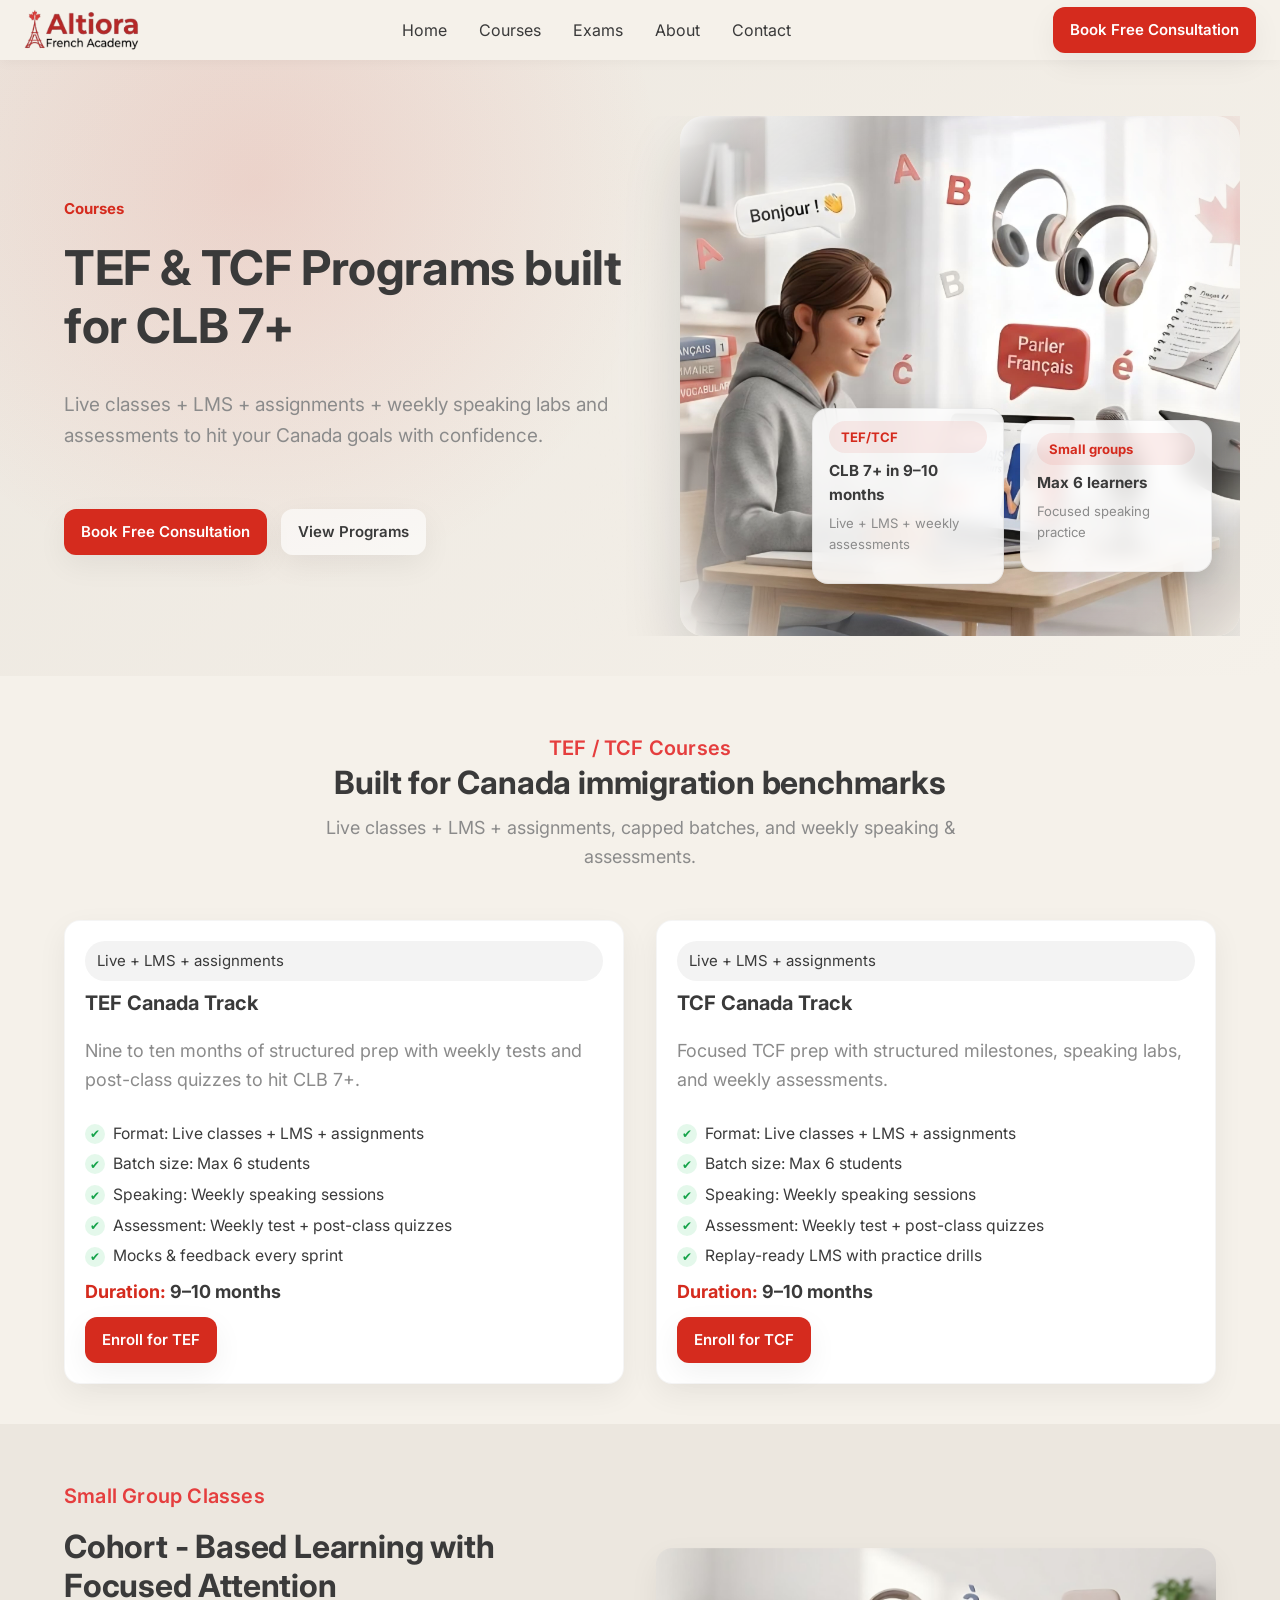
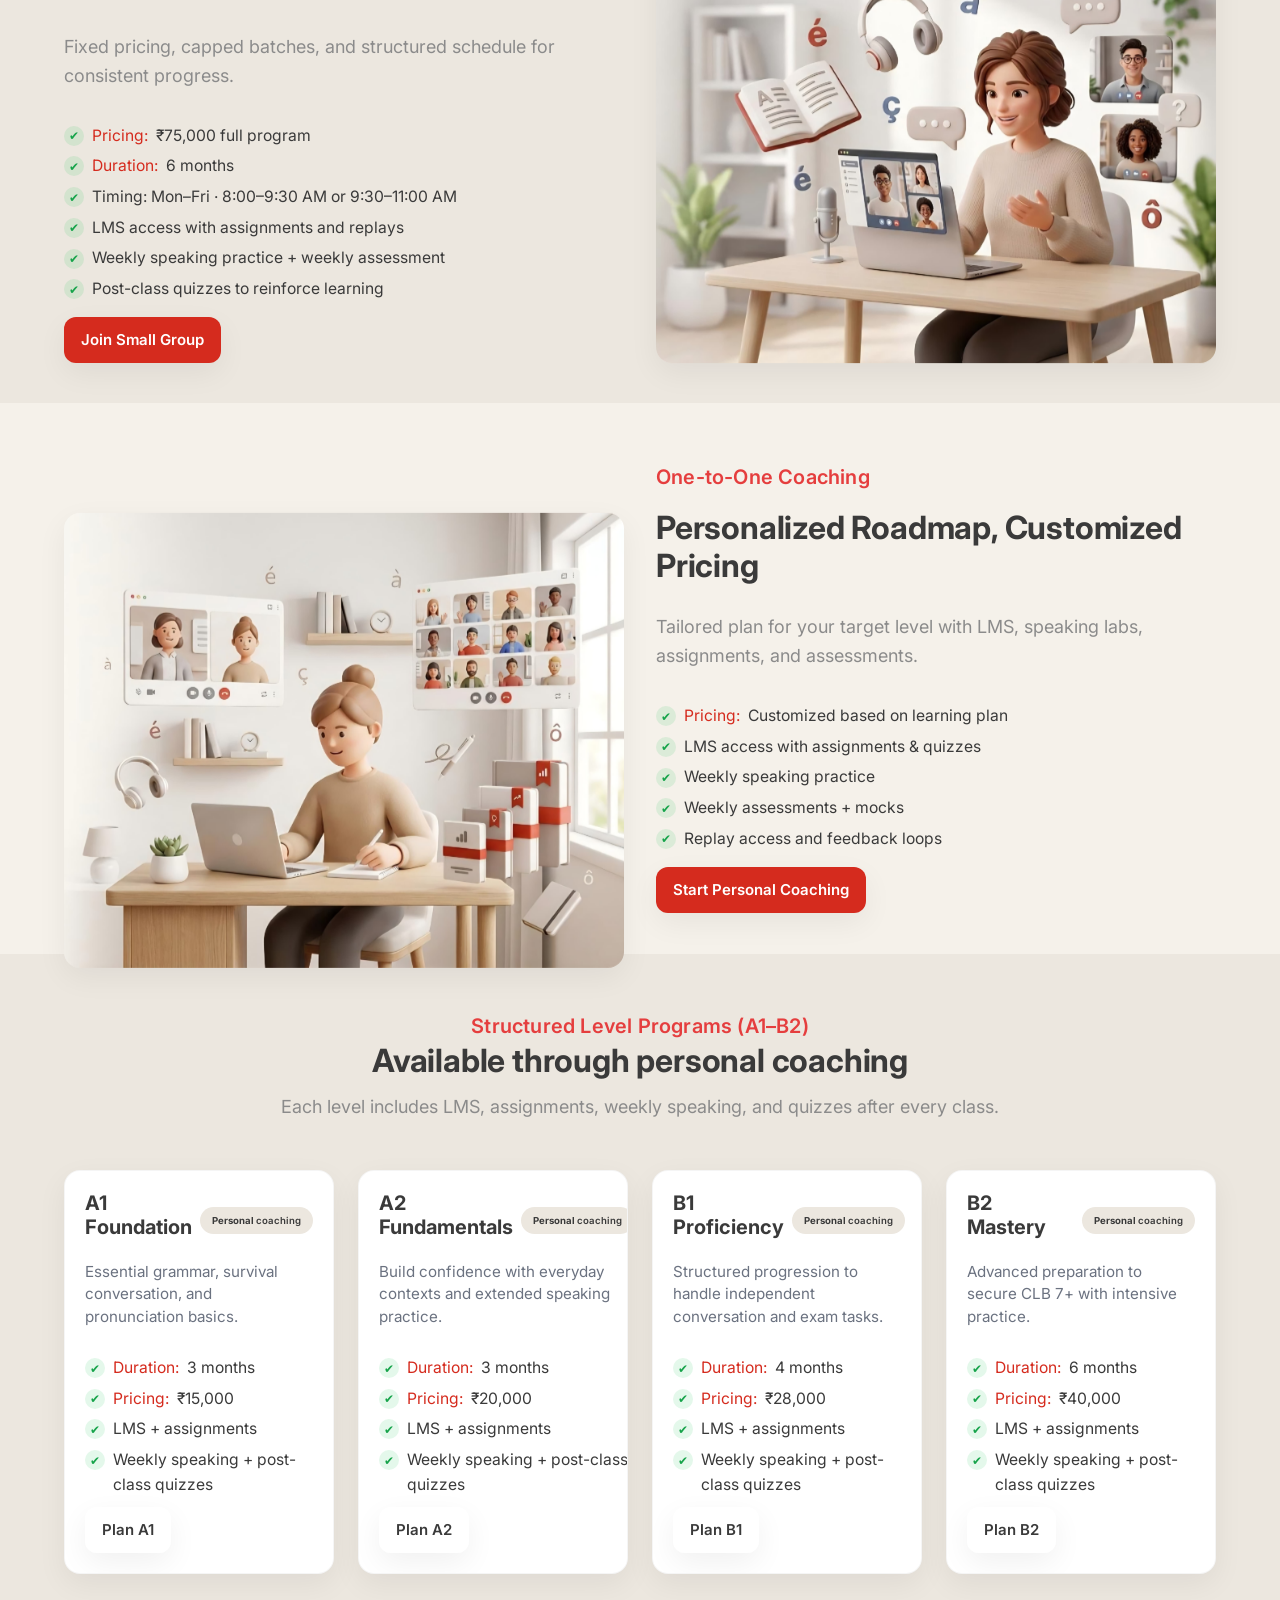
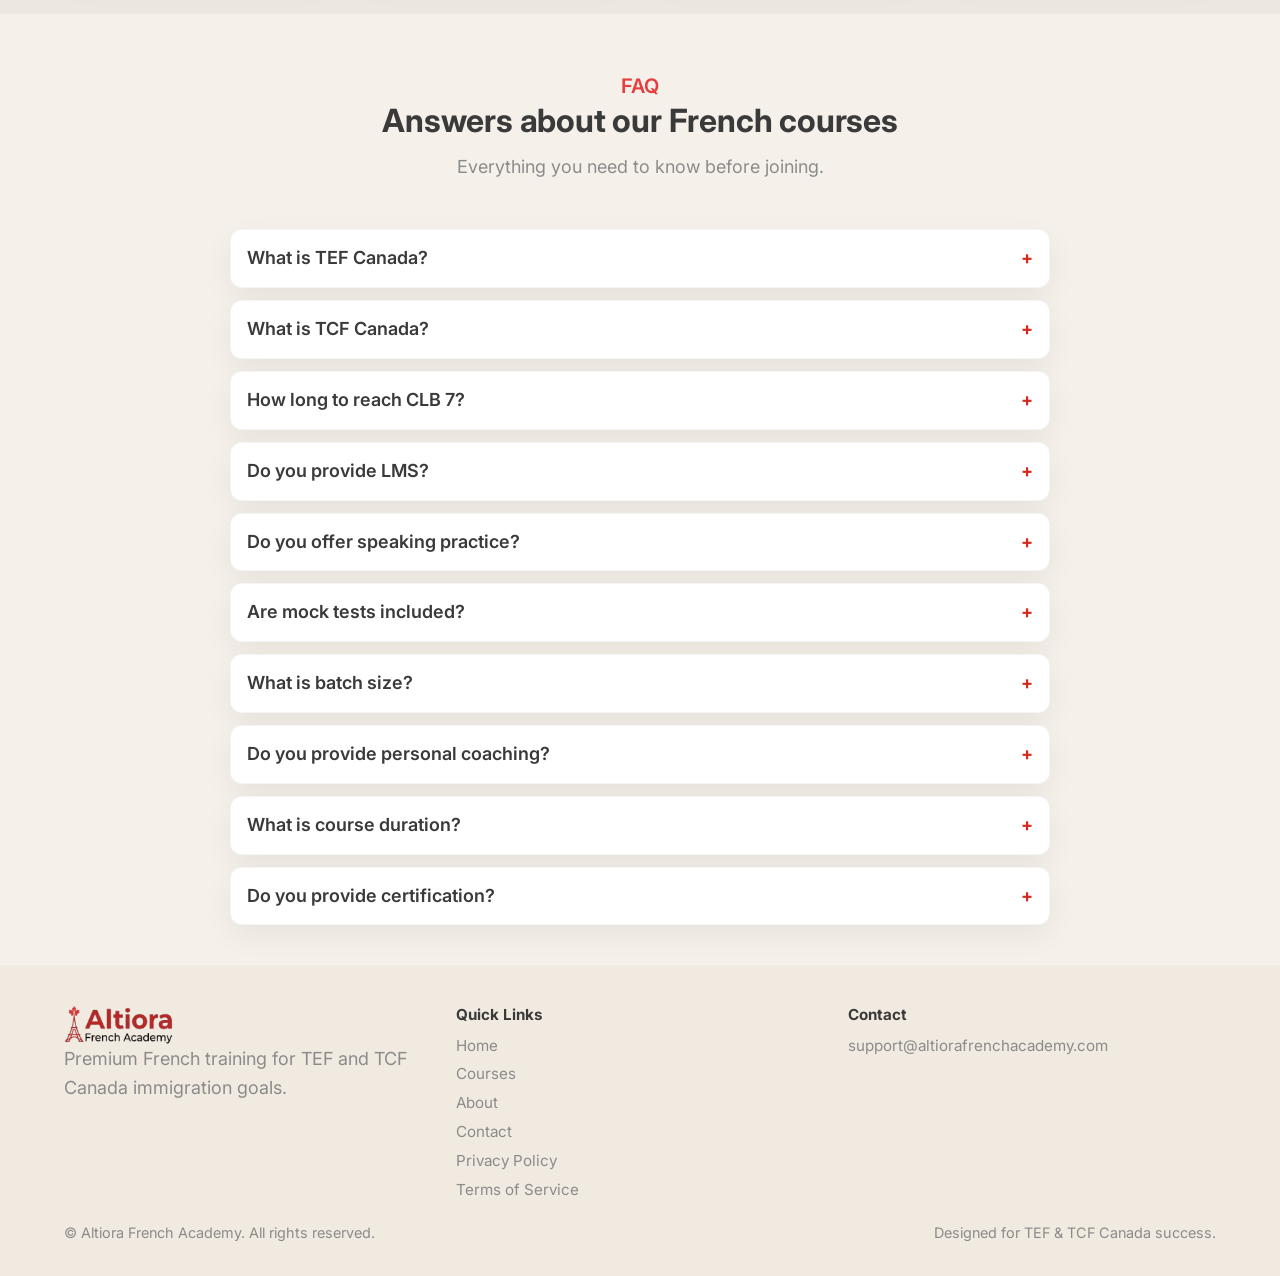
<file: pages/courses.html>
<!DOCTYPE html>
<html lang="en">

<head>
    <meta charset="UTF-8" />
    <meta name="viewport" content="width=device-width, initial-scale=1.0" />
    <title>French Courses | TEF &amp; TCF Programs | Altiora French Academy</title>
    <meta name="description"
        content="Altiora French Academy offers TEF and TCF Canada courses with live classes, LMS, assignments, weekly speaking practice, and assessments to help you reach CLB 7+." />
    <meta name="keywords"
        content="French courses, TEF Canada, TCF Canada, CLB 7 French, French coaching India, French online classes, TEF preparation, TCF preparation, French LMS, French speaking practice" />
    <meta name="author" content="Altiora French Academy" />
    <meta name="robots" content="index, follow" />
    <link rel="canonical" href="https://altiorafrenchacademy.com/pages/courses.html" />
    <meta property="og:title" content="French Courses | TEF &amp; TCF Programs | Altiora French Academy" />
    <meta property="og:description"
        content="Live French classes with LMS, assignments, speaking labs, and weekly assessments to achieve CLB 7+ for Canada." />
    <meta property="og:type" content="website" />
    <meta property="og:url" content="https://altiorafrenchacademy.com/pages/courses.html" />
    <meta property="og:image" content="https://altiorafrenchacademy.com/assets/seo/og-image.jpg" />
    <meta property="og:site_name" content="Altiora French Academy" />
    <meta name="twitter:card" content="summary_large_image" />
    <meta name="twitter:title" content="French Courses | TEF &amp; TCF Programs | Altiora French Academy" />
    <meta name="twitter:description"
        content="Structured TEF/TCF French courses with live coaching, LMS, assignments, and weekly assessments." />
    <meta name="twitter:image" content="https://altiorafrenchacademy.com/assets/seo/og-image.jpg" />

    <link rel="stylesheet" href="../css/base.css" />
    <link rel="stylesheet" href="../css/layout.css" />
    <link rel="stylesheet" href="../css/components.css" />
    <link rel="stylesheet" href="../css/animations.css" />
    <link rel="stylesheet" href="../css/responsive.css" />
    <link rel="icon" href="../favicon/favicon.ico" />

    <script type="application/ld+json">
        {
            "@context": "https://schema.org",
            "@graph": [
                {
                    "@type": "EducationalOrganization",
                    "name": "Altiora French Academy",
                    "url": "https://altiorafrenchacademy.com/",
                    "logo": "https://altiorafrenchacademy.com/assets/logo/Altiora_French_Academy_logo.png",
                    "description": "French coaching institute offering TEF & TCF Canada preparation with live classes, LMS, assignments, and weekly assessments to reach CLB 7+.",
                    "sameAs": [
                        "https://www.facebook.com/altiorafrenchacademy",
                        "https://www.instagram.com/altiorafrenchacademy",
                        "https://www.linkedin.com/company/altiora-french-academy"
                    ],
                    "contactPoint": {
                        "@type": "ContactPoint",
                        "contactType": "customer support",
                        "email": "support@altiorafrenchacademy.com"
                    },
                    "address": {
                        "@type": "PostalAddress",
                        "addressCountry": "IN"
                    }
                },
                {
                    "@type": "Course",
                    "name": "TEF & TCF Canada Course",
                    "description": "Live French classes plus LMS, assignments, weekly speaking practice, and assessments to reach CLB 7+ for TEF/TCF Canada.",
                    "provider": {
                        "@type": "EducationalOrganization",
                        "name": "Altiora French Academy",
                        "sameAs": "https://altiorafrenchacademy.com/"
                    },
                    "hasCourseInstance": {
                        "@type": "CourseInstance",
                        "courseMode": "Online",
                        "instructor": "Certified French instructors",
                        "location": "Remote",
                        "description": "Live classes + LMS + assignments + weekly speaking + weekly assessments + post-class quizzes",
                        "eventAttendanceMode": "https://schema.org/OnlineEventAttendanceMode"
                    },
                    "offers": {
                        "@type": "Offer",
                        "price": "75000",
                        "priceCurrency": "INR",
                        "availability": "https://schema.org/InStock"
                    }
                },
                {
                    "@type": "FAQPage",
                    "mainEntity": [
                        {"@type": "Question", "name": "What is TEF Canada?", "acceptedAnswer": {"@type": "Answer", "text": "TEF Canada is a French language exam accepted for Canadian immigration and CRS points."}},
                        {"@type": "Question", "name": "What is TCF Canada?", "acceptedAnswer": {"@type": "Answer", "text": "TCF Canada is an approved French exam for Canadian immigration similar to TEF."}},
                        {"@type": "Question", "name": "How long to reach CLB 7?", "acceptedAnswer": {"@type": "Answer", "text": "Most learners reach CLB 7 in about 9–10 months with consistent live classes, LMS practice, and weekly assessments."}},
                        {"@type": "Question", "name": "Do you provide LMS?", "acceptedAnswer": {"@type": "Answer", "text": "Yes, all programs include LMS access with assignments, quizzes, and replays."}},
                        {"@type": "Question", "name": "Do you offer speaking practice?", "acceptedAnswer": {"@type": "Answer", "text": "Yes, weekly speaking sessions are included in all tracks."}},
                        {"@type": "Question", "name": "Are mock tests included?", "acceptedAnswer": {"@type": "Answer", "text": "Weekly assessments and mock tests are included for TEF/TCF readiness."}},
                        {"@type": "Question", "name": "What is batch size?", "acceptedAnswer": {"@type": "Answer", "text": "Small group classes are capped at 6 students."}},
                        {"@type": "Question", "name": "Do you provide personal coaching?", "acceptedAnswer": {"@type": "Answer", "text": "Yes, one-to-one coaching is available with personalized plans and pricing."}},
                        {"@type": "Question", "name": "What is course duration?", "acceptedAnswer": {"@type": "Answer", "text": "TEF/TCF course duration is 9–10 months; level-specific personal coaching ranges from 3–6 months."}},
                        {"@type": "Question", "name": "Do you provide certification?", "acceptedAnswer": {"@type": "Answer", "text": "We provide course completion proof and exam readiness reports; official certification is via TEF/TCF exam bodies."}}
                    ]
                }
            ]
        }
    </script>
</head>

<body>
    <header id="site-header"></header>

    <main>
        <section class="section section--gradient hero-section" id="courses-hero">
            <div class="container hero hero--courses">
                <div class="stack-lg" data-reveal>
                    <div class="hero-tag">Courses</div>
                    <h1 class="hero__title"><span class="hero__highlight">TEF &amp; TCF Programs</span> built for CLB
                        7+</h1>
                    <p class="hero__text">Live classes + LMS + assignments + weekly speaking labs and assessments to
                        hit your Canada goals with confidence.</p>
                    <div class="hero__actions">
                        <a class="btn btn--primary btn--elevated" href="../pages/contact.html">Book Free
                            Consultation</a>
                        <a class="btn btn--ghost btn--elevated" href="#tef-tcf">View Programs</a>
                    </div>
                </div>
                <div class="hero__visual" data-reveal data-tilt>
                    <div class="hero-image-wrapper">
                        <div class="hero__glow" aria-hidden="true"></div>
                        <div class="hero-image-frame">
                            <img class="hero__image" src="../assets/images/hero-french-learning-canada.png"
                                alt="Learners in an online French class" loading="eager" width="1200" height="900" />
                        </div>
                        <div class="hero-cards" aria-hidden="true">
                            <div class="floating-card hero-card" data-float>
                                <div class="floating-card__pill">TEF/TCF</div>
                                <div class="floating-card__title">CLB 7+ in 9–10 months</div>
                                <p class="floating-card__meta">Live + LMS + weekly assessments</p>
                            </div>
                            <div class="floating-card hero-card" data-float>
                                <div class="floating-card__pill">Small groups</div>
                                <div class="floating-card__title">Max 6 learners</div>
                                <p class="floating-card__meta">Focused speaking practice</p>
                            </div>
                        </div>
                    </div>
                </div>
            </div>
        </section>

        <section class="section" id="tef-tcf">
            <div class="container">
                <div class="section__header" data-reveal>
                    <div class="section__eyebrow">TEF / TCF Courses</div>
                    <h2 class="section__title">Built for Canada immigration benchmarks</h2>
                    <p class="section__subtitle">Live classes + LMS + assignments, capped batches, and weekly speaking
                        &amp; assessments.</p>
                </div>
                <div class="course-grid" data-reveal>
                    <article class="card course-card" data-reveal>
                        <div class="pill">Live + LMS + assignments</div>
                        <h3 class="card__title">TEF Canada Track</h3>
                        <p class="muted">Nine to ten months of structured prep with weekly tests and post-class quizzes
                            to hit CLB 7+.</p>
                        <ul class="list-check">
                            <li>Format: Live classes + LMS + assignments</li>
                            <li>Batch size: Max 6 students</li>
                            <li>Speaking: Weekly speaking sessions</li>
                            <li>Assessment: Weekly test + post-class quizzes</li>
                            <li>Mocks &amp; feedback every sprint</li>
                        </ul>
                        <div class="price-line"><span class="text-primary">Duration:</span> 9–10 months</div>
                        <div class="cta-line">
                            <a class="btn btn--primary btn--elevated" href="../pages/contact.html">Enroll for TEF</a>
                            <!-- TODO: Add Razorpay payment link here -->
                        </div>
                    </article>
                    <article class="card course-card" data-reveal>
                        <div class="pill">Live + LMS + assignments</div>
                        <h3 class="card__title">TCF Canada Track</h3>
                        <p class="muted">Focused TCF prep with structured milestones, speaking labs, and weekly
                            assessments.</p>
                        <ul class="list-check">
                            <li>Format: Live classes + LMS + assignments</li>
                            <li>Batch size: Max 6 students</li>
                            <li>Speaking: Weekly speaking sessions</li>
                            <li>Assessment: Weekly test + post-class quizzes</li>
                            <li>Replay-ready LMS with practice drills</li>
                        </ul>
                        <div class="price-line"><span class="text-primary">Duration:</span> 9–10 months</div>
                        <div class="cta-line">
                            <a class="btn btn--primary btn--elevated" href="../pages/contact.html">Enroll for TCF</a>
                            <!-- TODO: Add Razorpay payment link here -->
                        </div>
                    </article>
                </div>
            </div>
        </section>

        <section class="section section--alt" id="small-group">
            <div class="container course-flex">
                <div class="course-copy" data-reveal>
                    <div class="section__eyebrow">Small Group Classes</div>
                    <h2 class="section__title">Cohort - Based Learning with Focused Attention</h2>
                    <p class="muted">Fixed pricing, capped batches, and structured schedule for consistent progress.</p>
                    <ul class="list-check">
                        <li><span class="text-primary">Pricing:</span> ₹75,000 full program</li>
                        <li><span class="text-primary">Duration:</span> 6 months</li>
                        <li>Timing: Mon–Fri · 8:00–9:30 AM or 9:30–11:00 AM</li>
                        <li>LMS access with assignments and replays</li>
                        <li>Weekly speaking practice + weekly assessment</li>
                        <li>Post-class quizzes to reinforce learning</li>
                    </ul>
                    <div class="cta-line">
                        <a class="btn btn--primary btn--elevated" href="../pages/contact.html">Join Small Group</a>
                        <!-- TODO: Add Razorpay payment link here -->
                    </div>
                </div>
                <div class="course-visual" data-reveal data-parallax>
                    <img src="../assets/images/online-french-live-class.png" alt="Small group live French class"
                        class="course-illustration" loading="lazy" width="1200" height="900" />
                </div>
            </div>
        </section>

        <section class="section" id="one-to-one">
            <div class="container course-flex course-flex--reverse">
                <div class="course-copy" data-reveal>
                    <div class="section__eyebrow">One-to-One Coaching</div>
                    <h2 class="section__title">Personalized Roadmap, Customized Pricing</h2>
                    <p class="muted">Tailored plan for your target level with LMS, speaking labs, assignments, and
                        assessments.</p>
                    <ul class="list-check">
                        <li><span class="text-primary">Pricing:</span> Customized based on learning plan</li>
                        <li>LMS access with assignments &amp; quizzes</li>
                        <li>Weekly speaking practice</li>
                        <li>Weekly assessments + mocks</li>
                        <li>Replay access and feedback loops</li>
                    </ul>
                    <div class="cta-line">
                        <a class="btn btn--primary btn--elevated" href="../pages/contact.html">Start Personal
                            Coaching</a>
                        <!-- TODO: Add Razorpay payment link here -->
                    </div>
                </div>
                <div class="course-visual" data-reveal data-parallax>
                    <img src="../assets/images/french-online-learning-system.png" alt="One-to-one French coaching"
                        class="course-illustration" loading="lazy" width="1200" height="900" />
                </div>
            </div>
        </section>

        <section class="section section--alt" id="level-programs">
            <div class="container">
                <div class="section__header" data-reveal>
                    <div class="section__eyebrow">Structured Level Programs (A1–B2)</div>
                    <h2 class="section__title">Available through personal coaching</h2>
                    <p class="section__subtitle">Each level includes LMS, assignments, weekly speaking, and quizzes
                        after every class.</p>
                </div>
                <div class="level-grid" data-reveal>
                    <article class="card level-card">
                        <div class="level-top">
                            <h3 class="card__title">A1 Foundation</h3>
                            <span class="badge"><span class="badge-text"><strong>Personal</strong>
                                    coaching</span></span>
                        </div>
                        <p class="muted">Essential grammar, survival conversation, and pronunciation basics.</p>
                        <ul class="list-check">
                            <li><span class="text-primary">Duration:</span> 3 months</li>
                            <li><span class="text-primary">Pricing:</span> ₹15,000</li>
                            <li>LMS + assignments</li>
                            <li>Weekly speaking + post-class quizzes</li>
                        </ul>
                        <div class="cta-line">
                            <a class="btn btn--ghost btn--elevated" href="../pages/contact.html">Plan A1</a>
                            <!-- TODO: Add Razorpay payment link here -->
                        </div>
                    </article>
                    <article class="card level-card">
                        <div class="level-top">
                            <h3 class="card__title">A2 Fundamentals</h3>
                            <span class="badge"><span class="badge-text"><strong>Personal</strong> coaching
                                </span></span>
                        </div>
                        <p class="muted">Build confidence with everyday contexts and extended speaking practice.</p>
                        <ul class="list-check">
                            <li><span class="text-primary">Duration:</span> 3 months</li>
                            <li><span class="text-primary">Pricing:</span> ₹20,000</li>
                            <li>LMS + assignments</li>
                            <li>Weekly speaking + post-class quizzes</li>
                        </ul>
                        <div class="cta-line">
                            <a class="btn btn--ghost btn--elevated" href="../pages/contact.html">Plan A2</a>
                            <!-- TODO: Add Razorpay payment link here -->
                        </div>
                    </article>
                    <article class="card level-card">
                        <div class="level-top">
                            <h3 class="card__title">B1 Proficiency</h3>
                            <span class="badge"><span class="badge-text"><strong>Personal</strong> coaching
                                </span></span>
                        </div>
                        <p class="muted">Structured progression to handle independent conversation and exam tasks.</p>
                        <ul class="list-check">
                            <li><span class="text-primary">Duration:</span> 4 months</li>
                            <li><span class="text-primary">Pricing:</span> ₹28,000</li>
                            <li>LMS + assignments</li>
                            <li>Weekly speaking + post-class quizzes</li>
                        </ul>
                        <div class="cta-line">
                            <a class="btn btn--ghost btn--elevated" href="../pages/contact.html">Plan B1</a>
                            <!-- TODO: Add Razorpay payment link here -->
                        </div>
                    </article>
                    <article class="card level-card">
                        <div class="level-top">
                            <h3 class="card__title">B2 Mastery</h3>
                            <span class="badge"><span class="badge-text"><strong>Personal</strong> coaching
                                </span></span>
                        </div>
                        <p class="muted">Advanced preparation to secure CLB 7+ with intensive practice.</p>
                        <ul class="list-check">
                            <li><span class="text-primary">Duration:</span> 6 months</li>
                            <li><span class="text-primary">Pricing:</span> ₹40,000</li>
                            <li>LMS + assignments</li>
                            <li>Weekly speaking + post-class quizzes</li>
                        </ul>
                        <div class="cta-line">
                            <a class="btn btn--ghost btn--elevated" href="../pages/contact.html">Plan B2</a>
                            <!-- TODO: Add Razorpay payment link here -->
                        </div>
                    </article>
                </div>
            </div>
        </section>

        <section class="section" id="courses-faq">
            <div class="container">
                <div class="section__header" data-reveal>
                    <div class="section__eyebrow">FAQ</div>
                    <h2 class="section__title">Answers about our French courses</h2>
                    <p class="section__subtitle">Everything you need to know before joining.</p>
                </div>
                <div class="faq" data-reveal>
                    <details>
                        <summary>What is TEF Canada? <span class="faq__icon">+</span></summary>
                        <p>TEF Canada is a French language exam accepted for Canadian immigration and CRS scoring.</p>
                    </details>
                    <details>
                        <summary>What is TCF Canada? <span class="faq__icon">+</span></summary>
                        <p>TCF Canada is another approved French exam for immigration, similar to TEF.</p>
                    </details>
                    <details>
                        <summary>How long to reach CLB 7? <span class="faq__icon">+</span></summary>
                        <p>With consistent live classes, LMS work, and weekly assessments, most learners reach CLB 7 in
                            about 9–10 months.</p>
                    </details>
                    <details>
                        <summary>Do you provide LMS? <span class="faq__icon">+</span></summary>
                        <p>Yes. All tracks include LMS access with assignments, quizzes, and replays.</p>
                    </details>
                    <details>
                        <summary>Do you offer speaking practice? <span class="faq__icon">+</span></summary>
                        <p>Yes. Weekly speaking sessions are included in every program.</p>
                    </details>
                    <details>
                        <summary>Are mock tests included? <span class="faq__icon">+</span></summary>
                        <p>Weekly assessments and mock tests are built into the schedule.</p>
                    </details>
                    <details>
                        <summary>What is batch size? <span class="faq__icon">+</span></summary>
                        <p>Small group classes are capped at six students for personalized attention.</p>
                    </details>
                    <details>
                        <summary>Do you provide personal coaching? <span class="faq__icon">+</span></summary>
                        <p>Yes. One-to-one coaching with customized pricing and roadmap is available.</p>
                    </details>
                    <details>
                        <summary>What is course duration? <span class="faq__icon">+</span></summary>
                        <p>TEF/TCF tracks run 9–10 months; level-based personal coaching ranges from 3 to 6 months by
                            level.</p>
                    </details>
                    <details>
                        <summary>Do you provide certification? <span class="faq__icon">+</span></summary>
                        <p>We provide course completion proof and readiness reports; official certificates are issued
                            by the TEF/TCF exam bodies.</p>
                    </details>
                </div>
            </div>
        </section>
    </main>

    <footer id="site-footer"></footer>

    <script src="../js/utils.js"></script>
    <script src="../js/animations.js"></script>
    <script src="../js/components.js"></script>
    <script src="../js/main.js"></script>
</body>

</html>
</file>
<file: css/base.css>
@import url('https://fonts.googleapis.com/css2?family=Inter:wght@400;500;600;700&display=swap');

:root {
    --bg-primary: #f5f1ea;
    --bg-secondary: #ece7df;
    --text-primary: #3a3a3a;
    --text-secondary: #8b8b8b;
    --accent: #d52b1e;
    --card: #ffffff;
    --shadow-soft: 0 10px 30px rgba(0, 0, 0, 0.06);
    --shadow-hover: 0 16px 40px rgba(0, 0, 0, 0.1);
    --radius-sm: 10px;
    --radius-md: 12px;
    --radius-lg: 16px;
    --max-width: 1400px;
    --gutter: 40px;
    --heading-hero: 48px;
    --heading-section: 32px;
    --text-body: 18px;
    --text-small: 15px;
    --text-xs: 13px;
    --transition-fast: 160ms ease;
    --transition-base: 180ms ease;
    --transition-slow: 320ms ease;
    --gradient-hero: radial-gradient(circle at 20% 20%, rgba(213, 43, 30, 0.12), transparent 36%), linear-gradient(135deg, rgba(236, 231, 223, 0.95), rgba(245, 241, 234, 0.65));
    --gradient-cta: linear-gradient(120deg, rgba(213, 43, 30, 0.12), rgba(60, 37, 34, 0.08));
    --header-height: 60px;
}

/* Reset & base element styles */
*,
*::before,
*::after {
    box-sizing: border-box;
}

html {
    scroll-behavior: smooth;
}

body {
    margin: 0;
    font-family: 'Inter', system-ui, -apple-system, sans-serif;
    background: var(--bg-primary);
    color: var(--text-primary);
    font-size: var(--text-body);
    line-height: 1.6;
    -webkit-font-smoothing: antialiased;
}

html,
body {
    overflow-x: hidden;
}

img {
    max-width: 100%;
    height: auto;
    display: block;
}

.soft-image {
    max-width: 100%;
    height: auto;
    display: block;
}

a {
    color: inherit;
    text-decoration: none;
}

p {
    margin: 0 0 16px;
    color: var(--text-secondary);
}

h1,
h2,
h3,
h4,
h5,
h6 {
    margin: 0 0 12px;
    color: var(--text-primary);
    font-weight: 700;
    line-height: 1.2;
}

h1 {
    letter-spacing: -0.4px;
}

h2 {
    letter-spacing: -0.2px;
}

ul {
    padding: 0;
    margin: 0;
    list-style: none;
}

button {
    font: inherit;
    color: inherit;
}

.sr-only {
    position: absolute;
    width: 1px;
    height: 1px;
    padding: 0;
    margin: -1px;
    overflow: hidden;
    clip: rect(0, 0, 0, 0);
    white-space: nowrap;
    border: 0;
}
</file>
<file: css/layout.css>
.badge {
    background: #ece7df;
    padding: 0.35rem 0.75rem;
    border-radius: 999px;
    font-weight: 600;
    display: inline-flex;
    align-items: center;
    justify-content: center;
    gap: 0.25rem;
    font-size: 0.75rem;
    max-width: 100%;
    text-align: center;
    animation: subtlePulse 2s ease-in-out infinite;
}

.badge-text {
    font-size: 0.6rem;
    white-space: nowrap;
    text-align: center;
}

.badge span {
    white-space: nowrap;
}

.text-primary {
    color: var(--accent);
}

.text-muted {
    color: #6b7280;
}

/* Layout scaffolding */
:root {
    --feature-icon-size: 5rem;
}

.container {
    width: 100%;
    max-width: 1200px;
    margin: 0 auto;
    padding: 0 1.5rem;
}

.section {
    padding: 3.5rem 1rem 2.5rem 1rem;
    width: 100%;
}

.section--alt {
    background: var(--bg-secondary);
}

.section--gradient {
    background: var(--gradient-hero);
    position: relative;
    overflow: hidden;
}

img {
    border-radius: var(--radius-lg);
    box-shadow: 0 30px 60px rgba(0, 0, 0, 0.08);
}

.hero img {
    border-radius: var(--radius-lg);
}

.brand img,
.footer__brand img,
.logo img {
    box-shadow: none;
    border-radius: 0;
}

.section--pattern {
    background: radial-gradient(circle at 20% 20%, rgba(58, 58, 58, 0.03), transparent 22%),
        radial-gradient(circle at 80% 0%, rgba(213, 43, 30, 0.08), transparent 30%), var(--bg-secondary);
}

#trust {
    background: none;
}

.section__header {
    max-width: 720px;
    margin: 0 auto 48px;
    text-align: center;
}

.section__eyebrow {
    display: inline-flex;
    align-items: center;
    gap: 6px;
    padding: 0;
    border: none;
    background: transparent;
    color: #e53e3e;
    font-weight: 600;
    font-size: 1.25rem;
    letter-spacing: 0.01em;
}

.section__title {
    font-size: var(--heading-section);
}

.section__subtitle {
    color: var(--text-secondary);
    margin-top: 4px;
}

/* Grid helpers */
.grid {
    display: grid;
    gap: 32px;
}

.grid-2 {
    grid-template-columns: repeat(auto-fit, minmax(280px, 1fr));
    align-items: center;
}

.grid-3 {
    grid-template-columns: repeat(auto-fit, minmax(240px, 1fr));
}

.grid-4 {
    grid-template-columns: repeat(auto-fit, minmax(200px, 1fr));
}

.cards-grid {
    display: grid;
    grid-template-columns: repeat(3, 1fr);
    gap: 24px;
    align-items: stretch;
}

@media (max-width: 1024px) {
    .cards-grid {
        grid-template-columns: repeat(2, 1fr);
    }
}

@media (max-width: 640px) {
    .cards-grid {
        grid-template-columns: 1fr;
    }
}

/* Hero */
.hero {
    display: grid;
    grid-template-columns: 1fr 1fr;
    align-items: center;
    gap: 60px;
    position: relative;
    overflow: hidden;
    padding-right: 0;
}

.hero-section {
    overflow-x: hidden;
}

/* Courses hero tweaks */
.hero--courses {
    gap: 3.5rem;
}

.hero--courses .hero__text {
    max-width: 42rem;
}

#hero .container {
    padding-right: 0;
}

.hero__title {
    font-size: var(--heading-hero);
}

.hero__highlight {
    background: transparent;
    padding: 0;
    border-radius: 0;
    box-decoration-break: clone;
    color: var(--text-primary);
}

.hero__text {
    max-width: 560px;
    color: var(--text-secondary);
    font-size: 19px;
    margin-top: 6px;
}

.hero__actions {
    display: flex;
    align-items: center;
    gap: 14px;
    flex-wrap: wrap;
    margin-top: 24px;
}

.logo img {
    height: 40px;
    width: auto;
    object-fit: contain;
}

.hero__visual {
    position: relative;
    width: 100%;
    max-width: 560px;
    height: 520px;
    justify-self: end;
    perspective: 1200px;
    display: flex;
    align-items: center;
    justify-content: center;
    margin-right: 0;
    padding-right: 0;
}

.hero-image-wrapper {
    position: relative;
    width: 100%;
    max-width: 100%;
    height: 100%;
}

.hero__image {
    width: 100%;
    max-width: none;
    margin-left: 0;
    display: block;
}

.hero__glow {
    position: absolute;
    inset: -12% -18% 0 12%;
    background: radial-gradient(circle at 70% 30%, rgba(213, 43, 30, 0.12), transparent 38%),
        radial-gradient(circle at 20% 60%, rgba(58, 58, 58, 0.08), transparent 44%);
    filter: blur(42px);
    z-index: 0;
}

.hero__visual img {
    position: relative;
    z-index: 1;
    display: block;
    width: 100%;
    height: auto;
    -webkit-mask-image: radial-gradient(circle at center, rgba(0, 0, 0, 1) 60%, rgba(0, 0, 0, 0.6) 80%, rgba(0, 0, 0, 0) 100%);
    mask-image: radial-gradient(circle at center, rgba(0, 0, 0, 1) 60%, rgba(0, 0, 0, 0.6) 80%, rgba(0, 0, 0, 0) 100%);
    border-radius: 18px;
}

.hero-image-frame {
    position: relative;
    overflow: hidden;
    border-radius: calc(var(--radius-lg) + 8px);
    box-shadow: 0 30px 60px rgba(0, 0, 0, 0.14);
    background: linear-gradient(135deg, rgba(255, 255, 255, 0.8), rgba(236, 231, 223, 0.9));
    transition: transform 220ms ease;
    isolation: isolate;
    width: 100%;
    height: 100%;
    animation: heroFloat 6s ease-in-out infinite;
}

#hero .hero__visual {
    overflow: visible;
}

#hero .hero-badge {
    position: absolute;
    bottom: 10%;
    right: 5%;
    max-width: 14rem;
    z-index: 4;
}

.hero-image-frame img {
    width: 100%;
    height: 100%;
    object-fit: cover;
    -webkit-mask-image: radial-gradient(circle at center, rgba(0, 0, 0, 1) 60%, rgba(0, 0, 0, 0.6) 80%, rgba(0, 0, 0, 0) 100%);
    mask-image: radial-gradient(circle at center, rgba(0, 0, 0, 1) 60%, rgba(0, 0, 0, 0.6) 80%, rgba(0, 0, 0, 0) 100%);
    border-radius: var(--radius-lg);
}

.hero__visual::before {
    content: "";
    position: absolute;
    top: -40px;
    right: -40px;
    bottom: -40px;
    left: -40px;
    background: radial-gradient(circle, rgba(255, 255, 255, 0.5), rgba(255, 255, 255, 0.2), transparent);
    z-index: -1;
    filter: blur(40px);
}

.hero-layers {
    position: absolute;
    inset: -10% -5% -10% -5%;
    z-index: 0;
}

.hero-blob {
    position: absolute;
    width: 320px;
    height: 320px;
    border-radius: 50%;
    filter: blur(42px);
    opacity: 0.6;
}

.hero-blob--1 {
    background: rgba(213, 43, 30, 0.14);
    top: 8%;
    right: 6%;
}

.hero-blob--2 {
    background: rgba(67, 56, 202, 0.12);
    bottom: 4%;
    left: 10%;
}

.hero-blob--3 {
    background: rgba(58, 58, 58, 0.1);
    top: 28%;
    left: 28%;
}

.hero-cards {
    position: absolute;
    bottom: 10%;
    right: 5%;
    display: flex;
    gap: 1rem;
    align-items: center;
    justify-content: center;
}

.floating-card {
    position: relative;
    background: rgba(255, 255, 255, 0.85);
    backdrop-filter: blur(10px);
    border-radius: 1rem;
    box-shadow: 0 8px 24px rgba(0, 0, 0, 0.12);
    display: grid;
    gap: 0.35rem;
    animation: float 7s ease-in-out infinite;
    z-index: 3;
    border: 1px solid rgba(0, 0, 0, 0.06);
    max-width: 12rem;
    font-size: 0.85rem;
    padding: 0.75rem 1rem;
    top: auto;
    left: auto;
    right: auto;
    bottom: auto;
}

.floating-card__title {
    font-weight: 700;
    font-size: 0.95rem;
    color: var(--text-primary);
}

.floating-card__meta {
    font-size: 0.82rem;
    color: var(--text-secondary);
}

.floating-card__pill {
    display: inline-flex;
    align-items: center;
    padding: 0.35rem 0.75rem;
    background: rgba(213, 43, 30, 0.08);
    border-radius: 999px;
    font-size: 0.82rem;
    font-weight: 700;
    color: var(--accent);
}

.floating-card--rating,
.floating-card--badge,
.floating-card--clb {
    animation-duration: 8.4s;
}

/* Courses grids */
.course-grid {
    display: grid;
    grid-template-columns: repeat(auto-fit, minmax(22rem, 1fr));
    gap: 2rem;
    align-items: stretch;
    width: 100%;
}

.course-card {
    gap: 0.9rem;
    justify-self: stretch;
}

.course-card .pill {
    align-self: flex-start;
}

.list-check {
    list-style: none;
    display: grid;
    gap: 0.35rem;
    padding: 0;
    margin: 0;
}

.list-check li {
    display: flex;
    gap: 0.5rem;
    align-items: flex-start;
    color: var(--text-primary);
    font-size: 0.98rem;
}

.list-check li::before {
    content: '✔';
    color: #16a34a;
    background: rgba(34, 197, 94, 0.12);
    border-radius: 999px;
    display: inline-flex;
    align-items: center;
    justify-content: center;
    width: 1.25rem;
    height: 1.25rem;
    font-size: 0.75rem;
    flex-shrink: 0;
    margin-top: 0.2rem;
}

.price-line {
    font-weight: 700;
    color: var(--text-primary);
}

.cta-line {
    display: flex;
    gap: 0.75rem;
    flex-wrap: wrap;
    align-items: center;
}

.course-flex {
    display: grid;
    grid-template-columns: repeat(auto-fit, minmax(280px, 1fr));
    gap: 2rem;
    align-items: center;
}

.course-flex--reverse {
    direction: rtl;
}

.course-flex--reverse>* {
    direction: ltr;
}

.course-copy {
    display: grid;
    gap: 1rem;
}

.course-visual {
    display: flex;
    justify-content: center;
}

.course-illustration {
    width: 100%;
    max-width: 42rem;
    border-radius: var(--radius-lg);
    animation: courseImageFloat 6s ease-in-out infinite;
    box-shadow: var(--shadow-soft);
}

.level-grid {
    display: grid;
    grid-template-columns: repeat(auto-fit, minmax(16rem, 1fr));
    gap: 1.5rem;
}

.level-card {
    width: 100%;
    max-width: 100%;
    overflow: hidden;
    display: flex;
    flex-direction: column;
    justify-content: space-between;
    gap: 0.85rem;
}

.level-top {
    display: flex;
    justify-content: space-between;
    align-items: center;
    gap: 0.5rem;
}

.level-card p {
    word-break: break-word;
    line-height: 1.5;
    font-size: 0.95rem;
    color: #6b7280;
    line-clamp: 3;
    display: -webkit-box;
    -webkit-line-clamp: 3;
    -webkit-box-orient: vertical;
    overflow: hidden;
}

.avatar-stack {
    display: inline-flex;
    align-items: center;
    gap: 6px;
    margin-bottom: 6px;
}

.avatar-stack img {
    width: 20px;
    height: 20px;
    border-radius: 50%;
    border: 2px solid #fff;
    box-shadow: 0 6px 14px rgba(0, 0, 0, 0.18);
}

@media (max-width: 960px) {
    .hero {
        grid-template-columns: 1fr;
    }

    .hero__visual {
        width: 100%;
        max-width: 480px;
        height: 440px;
        justify-self: center;
    }
}

@media (max-width: 768px) {
    .hero__visual {
        max-width: 100%;
        height: auto;
    }

    .hero-image-wrapper {
        min-height: 420px;
    }

    .hero-cards {
        position: absolute;
        bottom: 5%;
        left: 50%;
        transform: translateX(-50%);
        flex-direction: row;
        justify-content: center;
        gap: 0.75rem;
        width: 90%;
        padding: 0 0.25rem;
    }

    .hero-card {
        flex: 1;
        max-width: 10rem;
        padding: 0.75rem;
    }

    #hero .hero-badge {
        left: 50%;
        right: auto;
        transform: translateX(-50%);
        bottom: 5%;
    }
}

@media (max-width: 480px) {
    .hero-image-wrapper {
        min-height: 360px;
    }

    .hero-cards {
        flex-direction: column;
        align-items: center;
        bottom: 2%;
        gap: 0.65rem;
    }

    .hero-card {
        width: 80%;
        max-width: 14rem;
    }

    .hero-card .floating-card__title {
        font-size: 0.9rem;
    }

    .hero-card .floating-card__meta {
        font-size: 0.78rem;
    }

    .hero-card .floating-card__pill {
        font-size: 0.78rem;
        padding: 0.3rem 0.7rem;
    }

    #hero .hero-badge {
        bottom: 4%;
    }
}

/* Cards */
.card {
    background: var(--card);
    border-radius: var(--radius-lg);
    padding: 20px;
    border: 1px solid rgba(0, 0, 0, 0.04);
    box-shadow: var(--shadow-soft);
    display: grid;
    gap: 10px;
    transition: transform var(--transition-base), box-shadow var(--transition-base), border-color var(--transition-base);
}

/* Scoped feature row (trust section only) */
.altiora-feature-row {
    display: grid;
    grid-template-columns: repeat(4, 1fr);
    gap: 1.5rem;
    margin-top: 2rem;
}

.altiora-feature-card {
    background: #ffffff;
    border-radius: 14px;
    padding: 1.4rem 1.5rem;
    text-align: center;
    transition: all 0.25s ease;
}

.altiora-feature-card:hover {
    transform: translateY(-4px);
    box-shadow: 0 8px 18px rgba(0, 0, 0, 0.08);
}

.altiora-feature-icon {
    display: block;
    margin: 0 auto 0.8rem auto;
    width: 2.8rem;
    height: auto;
}

@media (max-width: 1024px) {
    .altiora-feature-row {
        grid-template-columns: repeat(2, 1fr);
    }
}

@media (max-width: 640px) {
    .altiora-feature-row {
        grid-template-columns: 1fr;
    }
}

.card:hover,
.card:focus-within {
    transform: translateY(-6px);
    box-shadow: var(--shadow-hover);
    border-color: rgba(213, 43, 30, 0.18);
}

.card--feature {
    display: flex;
    flex-direction: column;
    align-items: flex-start;
    text-align: left;
    gap: 10px;
    padding: 1.5rem 1.6rem;
    border-radius: 1rem;
    background: #fff;
    transition: all 0.25s ease;
}

.card--feature:hover,
.card--feature:focus-within {
    transform: translateY(-4px);
    box-shadow: 0 8px 20px rgba(0, 0, 0, 0.08);
}

.feature-icon {
    display: block;
    width: var(--feature-icon-size);
    height: auto;
    object-fit: contain;
}

.card__title {
    font-size: 20px;
    /* margin-top: 4px;
    margin-bottom: 4px; */
}

.card__meta {
    display: inline-flex;
    align-items: center;
    gap: 6px;
    color: var(--text-secondary);
    font-size: 15px;
}

.card--testimonial {
    display: grid;
    gap: 10px;
}

.rating {
    color: #f4b000;
    font-weight: 700;
}

.testimonial-grid {
    display: grid;
    gap: 18px;
    grid-template-columns: repeat(auto-fit, minmax(260px, 1fr));
}

.testimonial-card {
    background: #fff;
    border-radius: var(--radius-lg);
    padding: 18px;
    border: 1px solid rgba(0, 0, 0, 0.04);
    box-shadow: var(--shadow-soft);
    display: grid;
    gap: 10px;
    min-height: 260px;
}

.testimonial-card__top {
    display: flex;
    align-items: center;
    gap: 12px;
}

.testimonial-card__avatar {
    width: 54px;
    height: 54px;
    border-radius: 16px;
    object-fit: cover;
}

.testimonial-card__name {
    font-weight: 700;
}

.testimonial-card__meta {
    color: var(--text-secondary);
    font-size: 14px;
}

.testimonial-card__quote {
    color: var(--text-primary);
}

/* Media blocks */
.media-block {
    display: grid;
    grid-template-columns: repeat(auto-fit, minmax(320px, 1fr));
    gap: 40px;
    align-items: center;
}

.media-block+.media-block {
    margin-top: 24px;
}

.media-block__image {
    justify-self: center;
    width: 100%;
    max-width: 620px;
    border-radius: var(--radius-lg);
    box-shadow: var(--shadow-soft);
}

.image-cover {
    width: 100%;
    height: 100%;
    object-fit: cover;
}

.media-block__content {
    display: grid;
    gap: 12px;
}

.media-block:nth-of-type(even) .media-block__content {
    order: 2;
}

.media-block:nth-of-type(even) .media-block__image {
    order: 1;
}

/* Learning System (scoped) */
#learning-system {
    position: relative;
}

#learning-system .learning-system-grid {
    display: grid;
    grid-template-columns: 1fr 1.15fr;
    gap: 0rem;
    align-items: stretch;
}

#learning-system .learning-system-left {
    padding-right: 0rem;
    display: flex;
    flex-direction: column;
    justify-content: center;
    align-items: center;
}

#learning-system .learning-system-label {
    align-items: center;
    display: inline-block;
    font-size: 2rem;
    font-weight: 700;
    letter-spacing: 0.05em;
    color: #e43d30;
    background: rgba(228, 61, 48, 0.08);
    padding: 0.5rem 5rem;
    border-radius: 999px;
    margin-bottom: 1rem;
    position: relative;
    overflow: hidden;
}

#learning-system .learning-system-label::after {
    content: "";
    position: absolute;
    top: 0;
    left: -100%;
    width: 100%;
    height: 100%;
    background: linear-gradient(90deg, transparent, rgba(228, 61, 48, 0.35), transparent);
    animation: learningGlow 3s linear infinite;
}

@keyframes learningGlow {
    0% {
        left: -100%;
    }

    100% {
        left: 100%;
    }
}

#learning-system .learning-system-card {
    background: #ffffff;
    border-radius: 16px;
    padding: 2rem;
    max-width: 460px;
    box-shadow: 0 10px 24px rgba(0, 0, 0, 0.06);
}

#learning-system .learning-system-list {
    margin-top: 1rem;
    list-style: none;
    padding: 0;
}

#learning-system .learning-system-list li {
    position: relative;
    padding-left: 28px;
    margin-bottom: 0.8rem;
    font-size: 0.95rem;
}

#learning-system .learning-system-list li::before {
    content: "\2713";
    position: absolute;
    left: 0;
    color: #20a36c;
    font-weight: 700;
}

#learning-system .learning-system-right {
    position: relative;
    margin-right: -80px;
    padding: 0;
    display: flex;
    align-items: stretch;
    height: 100%;
}

#learning-system .learning-system-image {
    width: 100%;
    height: 100%;
    object-fit: cover;
    display: block;
    border-radius: var(--radius-lg) 0 0 var(--radius-lg);
    max-width: none;
}

#learning-system img {
    max-width: none;
}

@media (max-width: 900px) {
    #learning-system .learning-system-grid {
        grid-template-columns: 1fr;
    }

    #learning-system .learning-system-left {
        padding-right: 0;
    }

    #learning-system .learning-system-image {
        height: auto;
        border-radius: 16px;
    }

    #learning-system .learning-system-right {
        margin-right: 0;
    }
}

/* Buttons & pills */
.btn--ghost {
    border: 1px solid rgba(58, 58, 58, 0.14);
    background: rgba(255, 255, 255, 0.6);
    color: var(--text-primary);
    box-shadow: none;
}

.btn--ghost:hover,
.btn--ghost:focus-visible {
    border-color: rgba(58, 58, 58, 0.28);
    background: #ffffff;
    transform: translateY(-1px);
}

.btn--elevated {
    box-shadow: var(--shadow-soft);
}

.btn--primary {
    box-shadow: 0 12px 30px rgba(213, 43, 30, 0.18);
}

.pill {
    display: inline-flex;
    align-items: center;
    gap: 8px;
    padding: 8px 12px;
    background: rgba(58, 58, 58, 0.06);
    border-radius: 999px;
    font-size: var(--text-small);
    color: var(--text-primary);
}

.pill--accent {
    background: transparent;
    color: var(--accent);
    font-weight: 700;
    padding: 0;
}

.hero-tag {
    font-size: 15px;
    font-weight: 700;
    color: var(--accent);
}

/* Prep cards */
.prep-grid {
    display: flex;
    gap: 25px;
    flex-wrap: wrap;
}

.prep-card {
    background: #fff;
    border-radius: var(--radius-md);
    padding: 16px;
    border: 1px solid rgba(0, 0, 0, 0.05);
    box-shadow: var(--shadow-soft);
    display: grid;
    gap: 6px;
    min-width: 240px;
}

.prep-icon {
    width: 42px;
    height: 42px;
    border-radius: 12px;
    display: inline-flex;
    align-items: center;
    justify-content: center;
    background: rgba(213, 43, 30, 0.08);
    font-size: 18px;
}

/* Course cards */
.course-icon {
    width: 72px;
    height: 72px;
    border-radius: 18px;
    background: rgba(213, 43, 30, 0.08);
    display: grid;
    place-items: center;
    font-size: 30px;
    box-shadow: var(--shadow-soft);
}

/* Exam prep (scoped) */
#exam-prep .exam-prep-grid {
    display: grid;
    grid-template-columns: 1fr 1fr;
    align-items: center;
    gap: 3rem;
}

#exam-prep .exam-prep-image {
    display: flex;
    align-items: center;
    justify-content: flex-start;
}

#exam-prep .exam-prep-illustration {
    width: 100%;
    height: auto;
    display: block;
    border-radius: var(--radius-lg);
    animation: examImageFloat 6s ease-in-out infinite;
}

@keyframes examImageFloat {
    0% {
        transform: translateY(0px);
    }

    50% {
        transform: translateY(-10px);
    }

    100% {
        transform: translateY(0px);
    }
}

#exam-prep .exam-prep-content {
    display: flex;
    flex-direction: column;
    gap: 1rem;
}

#exam-prep .exam-prep-features {
    display: flex;
    flex-direction: column;
}

#exam-prep .feature-line {
    font-weight: 600;
    display: flex;
    align-items: center;
    gap: 6px;
    margin-top: 1rem;
}

#exam-prep .feature-subtext {
    font-size: 0.9rem;
    color: #6f6f6f;
    margin-left: 2rem;
    margin-top: 0rem;
    margin-bottom: 0rem;
}

@media (max-width: 900px) {
    #exam-prep .exam-prep-grid {
        grid-template-columns: 1fr;
    }

    #exam-prep .exam-prep-image {
        order: 1;
    }

    #exam-prep .exam-prep-content {
        order: 2;
    }
}

/* Course programs (scoped) */
#course-programs .course-programs-grid {
    display: grid;
    grid-template-columns: 1fr 1fr;
    align-items: center;
    gap: 3rem;
}

#course-programs .course-programs-image {
    display: flex;
    align-items: center;
    justify-content: flex-end;
}

#course-programs .course-programs-illustration {
    width: 100%;
    height: auto;
    display: block;
    border-radius: var(--radius-lg);
    animation: courseImageFloat 6s ease-in-out infinite;
}

@keyframes courseImageFloat {
    0% {
        transform: translateY(0px);
    }

    50% {
        transform: translateY(-10px);
    }

    100% {
        transform: translateY(0px);
    }
}

#course-programs .course-programs-content {
    display: flex;
    flex-direction: column;
    gap: 1rem;
}

#course-programs .course-programs-features {
    display: flex;
    flex-direction: column;
}

#course-programs .feature-line {
    font-weight: 600;
    display: flex;
    align-items: center;
    gap: 6px;
    margin-top: 1rem;
}

#course-programs .feature-subtext {
    font-size: 0.9rem;
    color: #6f6f6f;
    margin-left: 2rem;
    margin-top: 0rem;
    margin-bottom: 0rem;
    padding-bottom: 0rem;
}

@media (max-width: 900px) {
    #course-programs .course-programs-grid {
        grid-template-columns: 1fr;
    }

    #course-programs .course-programs-image {
        order: 1;
    }

    #course-programs .course-programs-content {
        order: 2;
    }
}

/* Stats bar */
.section--stats {
    padding: 0;
    margin: 0;
    overflow: hidden;
    background: var(--background-color);
}

.section--stats .container {
    padding-left: 0;
    padding-right: 0;
}

.section--stats .stats-marquee {
    overflow: hidden;
    width: 100%;
    position: relative;
}

.section--stats .stats-marquee::before,
.section--stats .stats-marquee::after {
    content: "";
    position: absolute;
    top: 0;
    width: 80px;
    height: 100%;
    pointer-events: none;
    z-index: 2;
}

.section--stats .stats-marquee::before {
    left: 0;
    background: linear-gradient(to right, var(--bg-secondary, #ffffff), transparent);
}

.section--stats .stats-marquee::after {
    right: 0;
    background: linear-gradient(to left, var(--bg-secondary, #ffffff), transparent);
}

.section--stats .stats-track {
    display: flex;
    width: max-content;
    animation: statsScroll 30s linear infinite;
    will-change: transform;
    backface-visibility: hidden;
    transform: translateZ(0);
}

.section--stats .stats-bar {
    display: flex;
    gap: 6rem;
    align-items: center;
    padding: 2rem 4rem;
    background: #ffffff;
    border-radius: 12px;
    flex-shrink: 0;
}


.section--stats .stat {
    display: flex;
    flex-direction: column;
    align-items: center;
    min-width: 160px;
}

@keyframes statsScroll {
    0% {
        transform: translateX(0);
    }

    100% {
        transform: translateX(-50%);
    }
}

/* Study Environment (scoped) */
/* Study Environment (scoped) */
#study-environment {
    margin-bottom: 0;
}

#study-environment .container {
    padding-left: 0;
    padding-right: 0;
    margin-top: 0;
    margin-bottom: 0;
    margin-left: 0;
}

#study-environment .study-env-grid {
    display: grid;
    grid-template-columns: 1fr 1fr;
    align-items: center;
    gap: 3rem;
}

/* Live Classes (scoped) */
#live-classes .live-classes-grid {
    display: grid;
    grid-template-columns: 1fr 1.2fr;
    align-items: center;
    gap: 2rem;
}

#live-classes .live-classes-content {
    display: flex;
    flex-direction: column;
    justify-content: center;
    gap: 0.5rem;
    padding-right: 2rem;
}

#live-classes p {
    margin: 0;
    line-height: 1.4;
}

#live-classes .live-classes-features {
    display: flex;
    flex-direction: column;
    gap: 0.5rem;
    margin-top: 0.8rem;
}

#live-classes .feature-line {
    font-weight: 600;
    display: flex;
    align-items: center;
    gap: 6px;
    margin-top: 0.6rem;
    padding-left: 0;
}

#live-classes .feature-line::before {
    content: "◆";
    position: static;
    font-size: 0.8rem;
    color: #e43d30;
    margin: 0;
}

#live-classes .feature-subtext {
    font-size: 0.9rem;
    color: #6f6f6f;
    margin-top: 0.2rem;
    margin-bottom: 0.4rem;
    margin-left: 1rem;
}

#live-classes .live-classes-image {
    display: flex;
    align-items: center;
    justify-content: flex-end;
}

#live-classes .live-classes-illustration {
    width: 100%;
    height: auto;
    display: block;
    border-radius: var(--radius-lg);
    animation: courseImageFloat 6s ease-in-out infinite;
}

@media (max-width: 900px) {
    #live-classes .live-classes-grid {
        grid-template-columns: 1fr;
    }

    #live-classes .live-classes-image {
        order: 1;
    }

    #live-classes .live-classes-content {
        order: 2;
        padding-right: 0;
    }
}


#study-environment .study-env-image {
    margin: 0;
    padding: 0;
    display: flex;
    align-items: center;
    justify-content: flex-start;
    height: auto;
}

#study-environment .study-env-illustration {
    width: 100%;
    max-width: 100%;
    height: auto;
    object-fit: contain;
    display: block;
    border-radius: var(--radius-lg);
    animation: studyImageFloat 6s ease-in-out infinite;
}

#study-environment p {
    margin: 0;
}

#study-environment .study-env-content {
    display: flex;
    flex-direction: column;
    justify-content: center;
    gap: 1rem;
    padding-left: 0;
}

#study-environment img {
    max-width: 100%;
}

#study-environment .study-env-features {
    display: flex;
    flex-direction: column;
    gap: 0.6rem;
}

@keyframes studyImageFloat {
    0% {
        transform: translateY(0px);
    }

    50% {
        transform: translateY(-12px);
    }

    100% {
        transform: translateY(0px);
    }
}

#study-environment .feature-line {
    font-weight: 600;
    display: flex;
    align-items: center;
    gap: 6px;
    margin-top: 0.4rem;
    padding-left: 0;
}

#study-environment .feature-line::before {
    content: "➜";
    position: static;
    color: #e43d30;
    font-size: 0.9rem;
    margin: 0;
}

#study-environment .feature-subtext {
    font-size: 0.9rem;
    color: #6f6f6f;
    margin-left: 1.4rem;
    /* margin-top: 0.2rem;
    margin-bottom: 0.4rem; */
}

#study-environment .stack,
#study-environment .stack-md {
    gap: 0.6rem;
}

@media (max-width: 900px) {
    #study-environment .study-env-grid {
        grid-template-columns: 1fr;
    }

    #study-environment .study-env-image {
        grid-column: auto;
        order: 1;
    }

    #study-environment .study-env-content {
        grid-column: auto;
        order: 2;
        padding-left: 0;
    }

    #study-environment .study-env-illustration {
        height: auto;
    }
}

.section--stats .stat__value {
    font-size: 1.6rem;
    font-weight: 700;
}

.section--stats .stat__label {
    color: var(--text-secondary);
    font-size: 0.9rem;
    opacity: 0.7;
}

.exam-grid {
    display: flex;
    gap: 25px;
    flex-wrap: wrap;
}

.feature-grid {
    display: grid;
    grid-template-columns: repeat(2, 1fr);
    gap: 1.8rem;
    margin-top: 0px;
}

@media (max-width: 768px) {
    .feature-grid {
        grid-template-columns: 1fr;
    }
}

.section__header--center {
    text-align: center;
    max-width: 720px;
    margin: 0 auto;
}

.premium-grid {
    display: grid;
    grid-template-columns: 1fr 1fr;
    gap: 32px;
    margin-top: 40px;
}

.premium-card {
    background: #fff;
    border-radius: 16px;
    border: 1px solid rgba(0, 0, 0, 0.05);
    padding: 28px;
    box-shadow: 0 10px 25px rgba(0, 0, 0, 0.08);
    display: grid;
    gap: 10px;
}

.premium-card__title {
    font-weight: 700;
    font-size: 18px;
}

.feature-line {
    display: flex;
    align-items: center;
    gap: 6px;
    font-weight: 600;
}

.feature-line::before {
    content: '✔';
    width: 22px;
    height: 22px;
    display: inline-flex;
    align-items: center;
    justify-content: center;
    border-radius: 8px;
    background: rgba(34, 197, 94, 0.12);
    color: #16a34a;
    font-size: 12px;
    flex-shrink: 0;
    margin: 0;
}

@media (max-width: 900px) {
    .premium-grid {
        grid-template-columns: 1fr;
    }
}

/* CTA block */
.cta-block {
    text-align: center;
    background: var(--card);
    padding: 48px;
    border-radius: var(--radius-lg);
    box-shadow: var(--shadow-soft);
    border: 1px solid rgba(0, 0, 0, 0.04);
    display: grid;
    gap: 18px;
}

.cta-block--with-figure {
    grid-template-columns: repeat(auto-fit, minmax(260px, 1fr));
    align-items: center;
    text-align: left;
}

.cta-figure {
    justify-self: center;
    position: relative;
    min-height: 200px;
}

.cta-block--glow {
    position: relative;
    overflow: hidden;
}

.cta-block--glow::before {
    content: "";
    position: absolute;
    inset: -40% -20%;
    background: var(--gradient-cta);
    filter: blur(48px);
    z-index: 0;
}

.cta-block--glow>* {
    position: relative;
    z-index: 1;
}

.section--cta {
    background: linear-gradient(180deg, rgba(236, 231, 223, 0.7), rgba(245, 241, 234, 0.9));
}

.section--divider {
    padding: 60px 0;
    background: linear-gradient(180deg, rgba(245, 241, 234, 1), rgba(236, 231, 223, 1));
}

.cta-block__actions {
    display: flex;
    justify-content: center;
    gap: 12px;
    flex-wrap: wrap;
}

#testimonials {
    overflow: hidden;
}

#testimonials .testimonials-grid {
    display: grid !important;
    grid-template-columns: 1fr !important;
    align-items: stretch;
    gap: 2rem;
    width: 100%;
}

#testimonials .testimonials-left {
    display: flex;
    flex-direction: column;
    gap: 1.5rem;
    width: 100%;
    min-width: 0;
    overflow: hidden;
}

#testimonials .section__header {
    text-align: left !important;
    margin: 0 !important;
}

#testimonials .testimonial-marquee {
    position: relative;
    overflow: hidden;
    width: 100%;
    border-radius: var(--radius-lg);
    background: linear-gradient(135deg, rgba(255, 255, 255, 0.9), rgba(245, 241, 234, 0.9));
    border: 1px solid rgba(0, 0, 0, 0.04);
    box-shadow: 0 12px 30px rgba(0, 0, 0, 0.06);
    padding: 14px;
    isolation: isolate;
}

#testimonials .testimonial-marquee::before,
#testimonials .testimonial-marquee::after {
    content: "";
    position: absolute;
    top: 0;
    height: 100%;
    width: 80px;
    z-index: 2;
    pointer-events: none;
}

#testimonials .testimonial-marquee::before {
    left: 0;
    background: linear-gradient(to right, var(--bg-secondary, #ffffff), transparent);
}

#testimonials .testimonial-marquee::after {
    right: 0;
    background: linear-gradient(to left, var(--bg-secondary, #ffffff), transparent);
}

#testimonials .testimonial-track {
    display: flex;
    gap: 1.5rem;
    align-items: stretch;
    width: max-content;
    animation: testimonialScroll 35s linear infinite;
    will-change: transform;
}

#testimonials .testimonial-card {
    min-width: 280px;
    max-width: 320px;
    min-height: 240px;
}

#testimonials .testimonial-card__quote {
    font-size: 15px;
    line-height: 1.5;
}

.testimonials-highlight [data-float] {
    animation: testimonialFloat 5.2s ease-in-out infinite;
}

@keyframes testimonialScroll {
    0% {
        transform: translateX(0);
    }

    100% {
        transform: translateX(-50%);
    }
}

@keyframes testimonialFloat {
    0% {
        transform: translateY(0);
    }

    50% {
        transform: translateY(-12px);
    }

    100% {
        transform: translateY(0);
    }
}

@media (max-width: 900px) {
    #testimonials .testimonials-grid {
        grid-template-columns: 1fr;
    }
}

@media (max-width: 640px) {
    #testimonials .testimonial-marquee {
        padding: 12px;
    }

    #testimonials .testimonial-card {
        min-width: 240px;
    }
}

.cta-layout {
    display: grid;
    grid-template-columns: 1fr 2fr 1fr;
    gap: 18px;
    align-items: center;
}

.cta-figure--side img {
    width: 100%;
    max-width: 260px;
    margin: 0 auto;
}

.support-float {
    position: fixed;
    right: 30px;
    bottom: 30px;
    width: 70px;
    cursor: pointer;
    z-index: 1000;
}

/* FAQ */
.faq-section {
    position: relative;
    overflow: hidden;
}

.faq-section::before,
.faq-section::after {
    content: "";
    position: absolute;
    width: 260px;
    height: 260px;
    border-radius: 50%;
    filter: blur(60px);
    opacity: 0.8;
    z-index: 0;
}

.faq-section::before {
    left: -140px;
    top: 40px;
    background: radial-gradient(circle, #ffefe9, transparent);
}

.faq-section::after {
    right: -120px;
    bottom: 0;
    background: radial-gradient(circle, rgba(213, 43, 30, 0.16), transparent);
}

.faq-section .container,
.faq-section .section__header,
.faq-section .faq {
    position: relative;
    z-index: 1;
}

.faq {
    display: grid;
    gap: 12px;
    max-width: 820px;
    margin: 0 auto;
}

.faq details {
    background: var(--card);
    border-radius: var(--radius-md);
    border: 1px solid rgba(0, 0, 0, 0.04);
    padding: 14px 16px;
    box-shadow: var(--shadow-soft);
    transition: box-shadow var(--transition-base), transform var(--transition-base), background var(--transition-base);
}

.faq details[open] {
    box-shadow: var(--shadow-hover);
    transform: translateY(-2px);
    background: #fff8f7;
}

.faq summary {
    cursor: pointer;
    display: flex;
    align-items: center;
    justify-content: space-between;
    gap: 12px;
    font-weight: 600;
    list-style: none;
}

.faq summary::-webkit-details-marker {
    display: none;
}

.faq__icon {
    font-weight: 700;
    color: var(--accent);
}

.faq details summary {
    color: var(--text-primary);
}

.faq details summary .faq__icon {
    transition: transform var(--transition-base), color var(--transition-base);
}

.faq details[open] .faq__icon {
    transform: rotate(45deg);
    color: #b5241a;
}

/* Footer */
.footer {
    margin-top: 0;
    padding: 2.5rem 0 2rem;
    background: #f0eae0;
}

.footer__inner {
    display: grid;
    grid-template-columns: repeat(auto-fit, minmax(12rem, 1fr));
    gap: 1.5rem;
    align-items: start;
}

.footer__brand img {
    height: 40px;
    width: auto;
    display: block;
}

.footer__title {
    font-size: 0.95rem;
    margin-bottom: 0.6rem;
    font-weight: 700;
    line-height: 1.3;
}

.footer__links {
    display: grid;
    gap: 6px;
    color: var(--text-secondary);
    font-size: 0.95rem;
    line-height: 1.5;
}

.footer__links a:hover,
.footer__links a:focus-visible {
    color: var(--accent);
}

.footer__bottom {
    margin-top: 1.25rem;
    display: flex;
    justify-content: space-between;
    align-items: center;
    gap: 12px;
    color: var(--text-secondary);
    font-size: 0.9rem;
    flex-wrap: wrap;
}

/* Utility spacing */
.stack-sm {
    gap: 8px;
    display: grid;
}

.stack-md {
    gap: 12px;
    display: grid;
}

.stack-lg {
    gap: 18px;
    display: grid;
}

.muted {
    color: var(--text-secondary);
}

.center {
    text-align: center;
}
</file>
<file: css/components.css>
/* Header */
.site-header {
    position: sticky;
    top: 0;
    z-index: 1000;
    background: var(--bg-primary);
    box-shadow: 0 2px 12px rgba(0, 0, 0, 0.04);
    backdrop-filter: blur(10px);
}

.site-header__inner {
    max-width: 1400px;
    margin: 0 auto;
    padding: 6px 24px;
    height: var(--header-height);
    display: flex;
    align-items: center;
    justify-content: space-between;
    gap: 16px;
}

.brand {
    display: inline-flex;
    align-items: center;
    gap: 10px;
    text-decoration: none;
}

.brand__logo {
    height: 42px;
    width: auto;
    display: block;
    object-fit: contain;
}

.nav {
    flex: 1;
    display: flex;
    justify-content: center;
}

.nav__list {
    display: flex;
    align-items: center;
    gap: 24px;
    list-style: none;
    margin: 0;
    padding: 0;
}

.nav__link {
    position: relative;
    font-size: 16px;
    color: var(--text-primary);
    text-decoration: none;
    padding: 8px 4px;
    transition: color var(--transition-base);
}

.nav__link::after {
    content: "";
    position: absolute;
    left: 0;
    bottom: 2px;
    width: 100%;
    height: 2px;
    background: var(--accent);
    transform: scaleX(0);
    transform-origin: left;
    transition: transform 200ms ease;
}

.nav__link:hover,
.nav__link:focus-visible {
    color: var(--accent);
}

.nav__link:hover::after,
.nav__link:focus-visible::after {
    transform: scaleX(1);
}

.nav__cta {
    display: flex;
    align-items: center;
    justify-content: flex-end;
}

.btn {
    display: inline-flex;
    align-items: center;
    justify-content: center;
    gap: 8px;
    padding: 10px 16px;
    border-radius: var(--radius-md);
    font-weight: 600;
    font-size: 15px;
    border: 1px solid transparent;
    cursor: pointer;
    text-decoration: none;
    transition: transform var(--transition-base), box-shadow var(--transition-base), background-color var(--transition-base), color var(--transition-base);
    box-shadow: var(--shadow-soft);
}

.btn--primary {
    background: var(--accent);
    color: #ffffff;
}

.btn--primary:hover,
.btn--primary:focus-visible {
    background: #b5241a;
    transform: translateY(-1px);
    box-shadow: 0 14px 30px rgba(213, 43, 30, 0.22);
}

.nav-toggle {
    display: none;
    width: 44px;
    height: 44px;
    border-radius: 50%;
    border: 1px solid rgba(0, 0, 0, 0.05);
    background: #ffffff;
    align-items: center;
    justify-content: center;
    gap: 4px;
    flex-direction: column;
    padding: 10px;
    cursor: pointer;
    transition: box-shadow var(--transition-base), transform var(--transition-base);
}

.nav-toggle:focus-visible,
.nav-toggle:hover {
    box-shadow: var(--shadow-soft);
    transform: translateY(-1px);
}

.nav-toggle__line {
    width: 20px;
    height: 2px;
    background: var(--text-primary);
    border-radius: 4px;
    transition: transform 200ms ease, opacity 200ms ease;
}

.nav-toggle.is-open .nav-toggle__line:nth-child(1) {
    transform: translateY(6px) rotate(45deg);
}

.nav-toggle.is-open .nav-toggle__line:nth-child(2) {
    opacity: 0;
}

.nav-toggle.is-open .nav-toggle__line:nth-child(3) {
    transform: translateY(-6px) rotate(-45deg);
}
</file>
<file: css/animations.css>
/* Scroll reveal */
[data-reveal] {
    opacity: 0;
    transform: translateY(28px);
    transition: opacity 320ms ease, transform 420ms ease;
}

[data-reveal].is-visible {
    opacity: 1;
    transform: translateY(0);
}

/* Hover lift helper */
.hover-lift {
    transition: transform 260ms ease, box-shadow 260ms ease, border-color 260ms ease;
}

.hover-lift:hover,
.hover-lift:focus-visible {
    transform: translateY(-4px) scale(1.01);
    box-shadow: var(--shadow-hover);
}

/* Floating illustration */
[data-float] {
    animation: float 8s ease-in-out infinite;
}

[data-float].float-slow {
    animation-duration: 12s;
}

@keyframes heroFloat {
    0% {
        transform: translateY(0);
    }

    50% {
        transform: translateY(-8px);
    }

    100% {
        transform: translateY(0);
    }
}

@keyframes featureScroll {
    0% {
        transform: translateX(0);
    }

    100% {
        transform: translateX(-50%);
    }
}

@keyframes statsMarquee {
    0% {
        transform: translateX(0);
    }

    100% {
        transform: translateX(-50%);
    }
}

@keyframes float {
    0% {
        transform: translateY(0);
    }

    50% {
        transform: translateY(-10px);
    }

    100% {
        transform: translateY(0);
    }
}

@keyframes subtlePulse {
    0% {
        transform: translateY(0);
        box-shadow: 0 10px 30px rgba(0, 0, 0, 0.04);
    }

    50% {
        transform: translateY(-2px);
        box-shadow: 0 14px 34px rgba(0, 0, 0, 0.08);
    }

    100% {
        transform: translateY(0);
        box-shadow: 0 10px 30px rgba(0, 0, 0, 0.04);
    }
}

/* Parallax helper */
[data-parallax] {
    will-change: transform;
}

.soft-underline {
    position: relative;
}

.soft-underline::after {
    content: "";
    position: absolute;
    left: 0;
    bottom: -4px;
    width: 100%;
    height: 6px;
    background: linear-gradient(90deg, rgba(213, 43, 30, 0.14), rgba(213, 43, 30, 0));
    border-radius: 8px;
    opacity: 0;
    transform: translateY(6px);
    transition: opacity 220ms ease, transform 220ms ease;
}

.hover-lift:hover .soft-underline::after,
.hover-lift:focus-visible .soft-underline::after {
    opacity: 1;
    transform: translateY(0);
}

@media (prefers-reduced-motion: reduce) {

    *,
    *::before,
    *::after {
        animation-duration: 0.01ms !important;
        animation-iteration-count: 1 !important;
        transition-duration: 0.01ms !important;
    }

    .marquee-track {
        animation: none;
    }
}
</file>
<file: css/responsive.css>
@media (max-width: 1024px) {
    .site-header__inner {
        padding: 0 20px;
        gap: 12px;
    }

    .nav__list {
        gap: 18px;
    }
}

@media (max-width: 768px) {
    .site-header {
        position: sticky;
    }

    .site-header__inner {
        height: auto;
        min-height: 64px;
        padding: 12px 20px;
    }

    .nav {
        position: absolute;
        top: 100%;
        left: 0;
        width: 100%;
        background: var(--bg-primary);
        box-shadow: 0 12px 30px rgba(0, 0, 0, 0.08);
        transform-origin: top;
        max-height: 0;
        overflow: hidden;
        transition: max-height 200ms ease;
    }

    .nav.is-open {
        max-height: 320px;
    }

    .nav__list {
        flex-direction: column;
        align-items: flex-start;
        padding: 12px 20px 16px;
        gap: 8px;
    }

    .nav__link {
        width: 100%;
        padding: 10px 4px;
    }

    .nav__cta {
        display: none;
    }

    .nav-toggle {
        display: inline-flex;
    }
}

@media (max-width: 900px) {
    .hero {
        text-align: center;
        justify-items: center;
    }

    .hero__actions {
        justify-content: center;
    }

    .hero .stack-lg {
        align-items: center;
    }

    .section__header,
    .exam-prep-content,
    .course-programs-content,
    .study-env-content,
    .live-classes-content {
        text-align: center;
        align-items: center;
    }

    .feature-line,
    .feature-subtext {
        margin-left: 0;
    }

    .course-flex,
    .course-grid,
    .level-grid {
        text-align: center;
        justify-items: center;
    }

    .course-copy,
    .course-card,
    .level-card {
        align-items: center;
        text-align: center;
    }

    .cta-line {
        justify-content: center;
    }

    .course-flex--reverse {
        direction: ltr;
    }
}

@media (max-width: 640px) {
    .container {
        padding-inline: 1.25rem;
    }

    .section {
        padding: 3rem 1rem 2rem;
    }

    .section--stats .stats-bar {
        flex-direction: column;
        align-items: center;
        gap: 1.5rem;
        padding: 1.5rem 2rem;
    }

    .section--stats .stat {
        min-width: auto;
    }

    #testimonials .section__header {
        text-align: center !important;
    }

    .course-illustration {
        max-width: 100%;
    }
}

@media (max-width: 480px) {

    .badge-text,
    .badge span {
        white-space: normal;
        text-align: center;
    }
}
</file>
